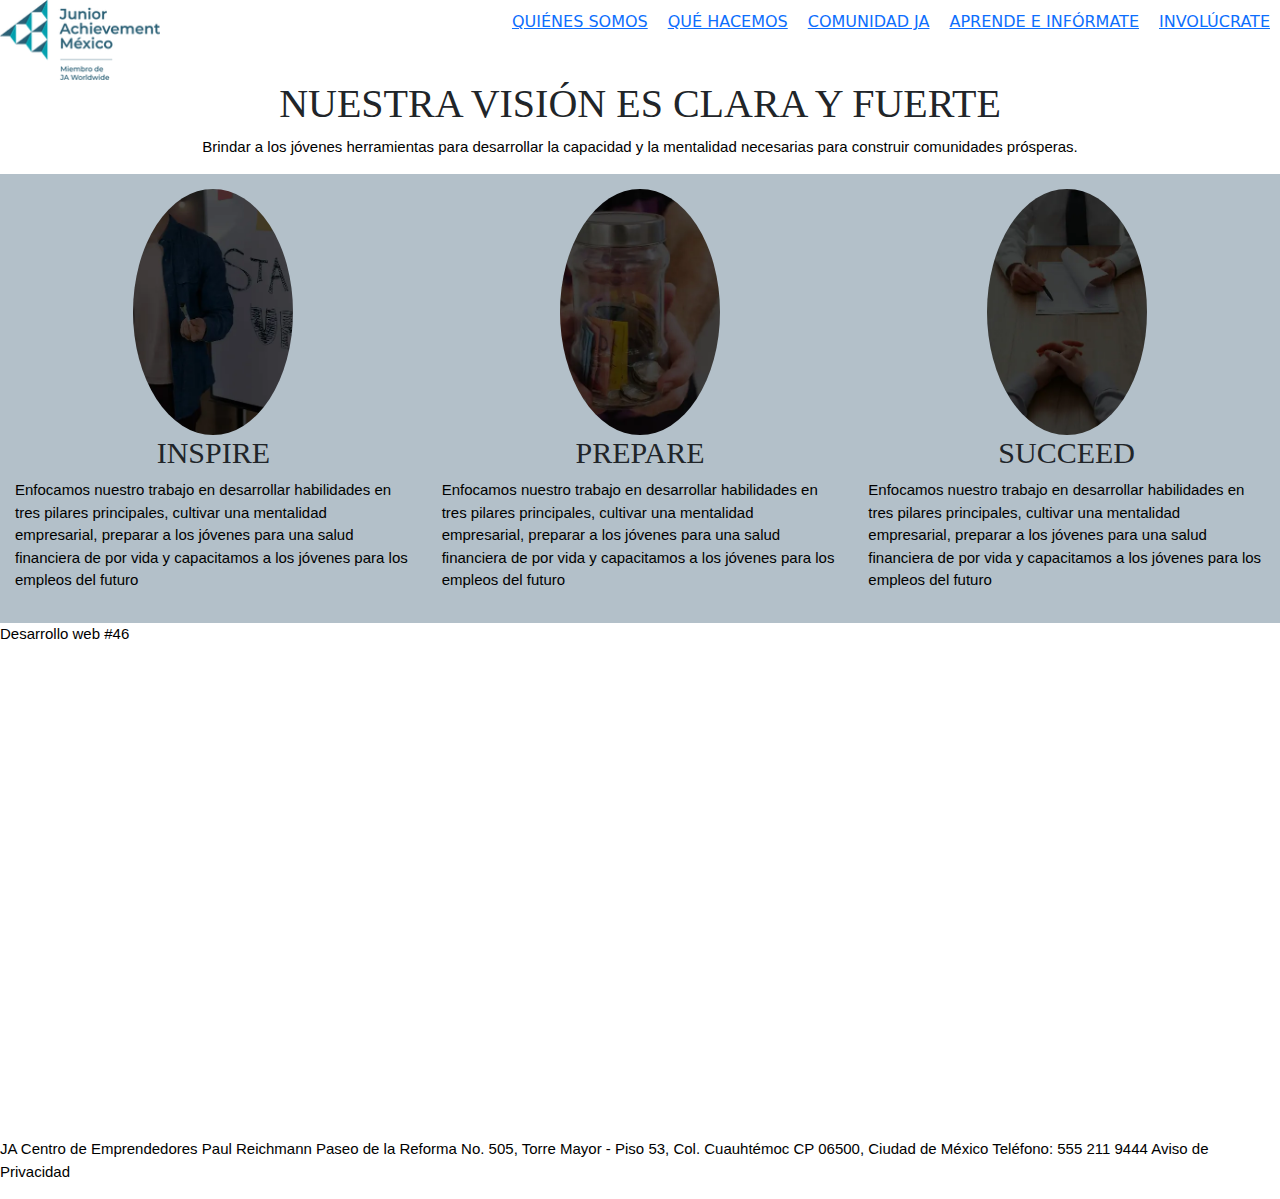
<file: css/index.html>
<!DOCTYPE html>
<html lang="en">
<head>
    <meta charset="UTF-8">
    <meta name="viewport" content="width=device-width, initial-scale=1.0">
    <link rel="stylesheet" href="style.css">
    <link href="https://cdn.jsdelivr.net/npm/bootstrap@5.3.3/dist/css/bootstrap.min.css" rel="stylesheet" integrity="sha384-QWTKZyjpPEjISv5WaRU9OFeRpok6YctnYmDr5pNlyT2bRjXh0JMhjY6hW+ALEwIH" crossorigin="anonymous">
    <title>Mi primer página web</title>
</head>
<body>
    <header>
        <div>
            <img src="./Imagenes/loogo.webp" alt="Logo de jaamexico">
        </div>
        <nav>
            <ul>
                <a href="https://www.jamexico.org.mx/"><li>QUIÉNES SOMOS</li></a>
                <a href="https://www.jamexico.org.mx/"><li>QUÉ HACEMOS</li></a>
                <a href="https://www.jamexico.org.mx/"><li>COMUNIDAD JA</li></a>
                <a href="https://www.jamexico.org.mx/"><li>APRENDE E INFÓRMATE</li></a>
                <a href="#involucrate"><li>INVOLÚCRATE</li></a>
            </ul>
        </nav>
    </header>
    <div class="encabezado">
    <h1>NUESTRA VISIÓN ES CLARA Y FUERTE</h1>
    <p>Brindar a los jóvenes herramientas para desarrollar la capacidad y la mentalidad necesarias para construir comunidades prósperas.
    </p>
</div>
<div class="main">
        <div class="caja">
        <img src="./Imagenes/1.webp" alt="Espíritu emprendedor">
        <h1>INSPIRE</h1> 
        <p>Enfocamos nuestro trabajo en desarrollar habilidades en tres pilares principales, cultivar una mentalidad empresarial, preparar a los jóvenes para una salud financiera de por vida y capacitamos a los jóvenes para los empleos del futuro</p>
    </div>

    <div class="caja">
        <img src="./Imagenes/2.webp" alt="Educación financiera">
        <h1>PREPARE</h1>
        <p>Enfocamos nuestro trabajo en desarrollar habilidades en tres pilares principales, cultivar una mentalidad empresarial, preparar a los jóvenes para una salud financiera de por vida y capacitamos a los jóvenes para los empleos del futuro</p>
    </div>

    <div class="caja">
        <img src="./Imagenes/3.webp" alt="Empleabilidad">
        <h1>SUCCEED</h1>
        <p>Enfocamos nuestro trabajo en desarrollar habilidades en tres pilares principales, cultivar una mentalidad empresarial, preparar a los jóvenes para una salud financiera de por vida y capacitamos a los jóvenes para los empleos del futuro</p>
    </div>
</div>
<p>Desarrollo web #46</p>
<div id="involucrate">
    <iframe src="https://www.google.com/maps/embed?pb=!1m18!1m12!1m3!1d3762.7238100169075!2d-99.17787032478586!3d19.424335781853262!2m3!1f0!2f0!3f0!3m2!1i1024!2i768!4f13.1!3m3!1m2!1s0x85d1fec9680ec61f%3A0xeb46405e21012819!2sTorre%20Mayor!5e0!3m2!1ses-419!2smx!4v1715914940681!5m2!1ses-419!2smx" width="600" height="450" style="border:0;" allowfullscreen="" loading="lazy" referrerpolicy="no-referrer-when-downgrade"></iframe>
    <iframe width="560" height="315" src="https://www.youtube.com/embed/CAvju4e-EPk?si=BDI4EDAzUfPvrRn7" title="YouTube video player" frameborder="0" allow="accelerometer; autoplay; clipboard-write; encrypted-media; gyroscope; picture-in-picture; web-share" referrerpolicy="strict-origin-when-cross-origin" allowfullscreen></iframe>
</div>

<footer>
    <p>
        JA Centro de Emprendedores Paul Reichmann

Paseo de la Reforma No. 505, Torre Mayor - Piso 53, Col. Cuauhtémoc CP 06500, Ciudad de México

Teléfono: 555 211 9444

Aviso de Privacidad
    </p>
</footer>
<script src="https://cdn.jsdelivr.net/npm/bootstrap@5.3.3/dist/js/bootstrap.bundle.min.js" integrity="sha384-YvpcrYf0tY3lHB60NNkmXc5s9fDVZLESaAA55NDzOxhy9GkcIdslK1eN7N6jIeHz" crossorigin="anonymous"></script>
</body>
</html>
</file>
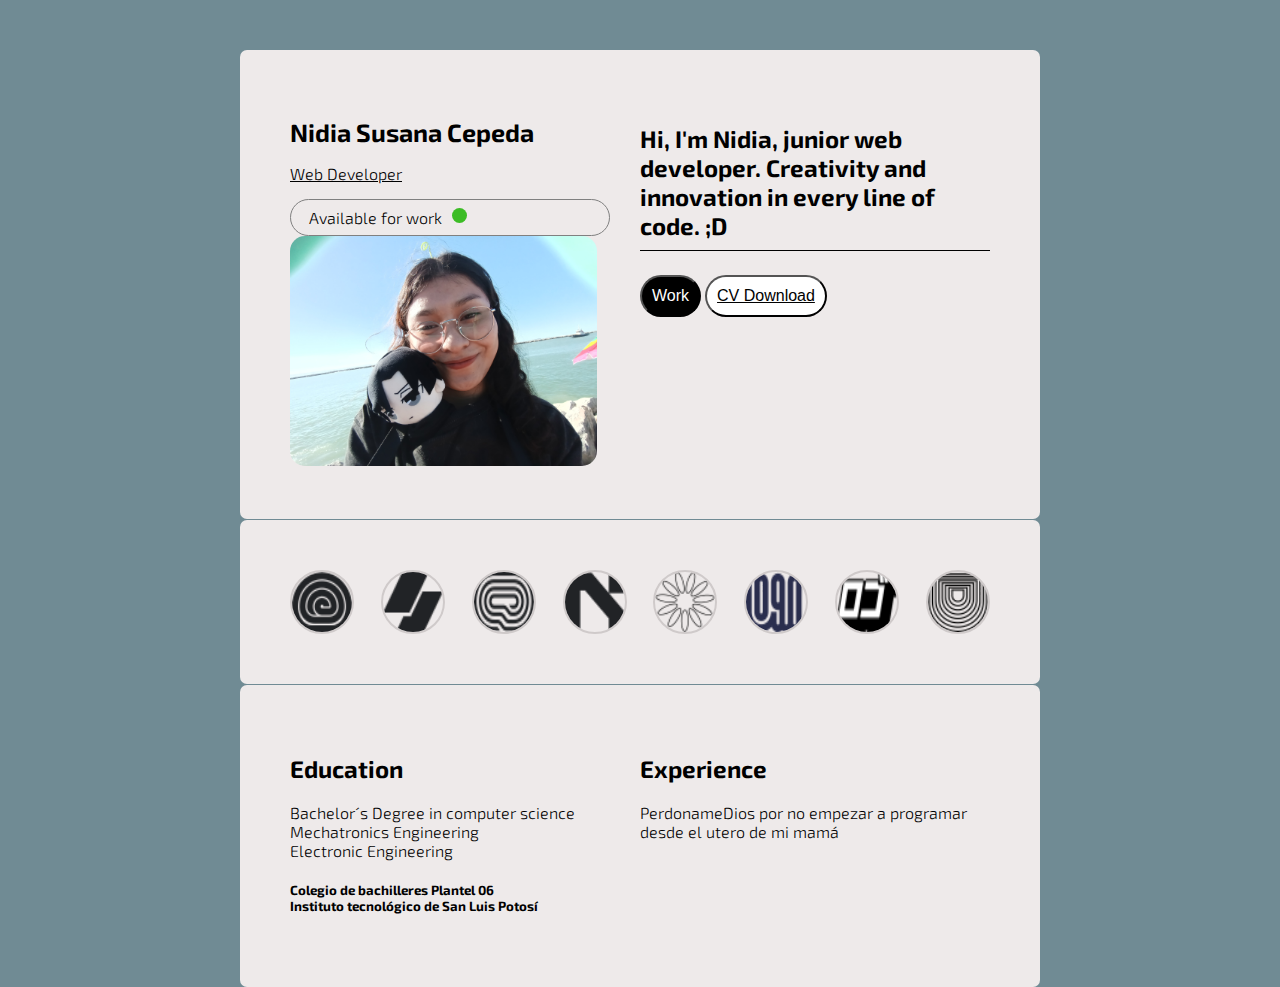
<file: 12 junio/clase.html>
<!DOCTYPE html>
<html lang="en">
  <head>
    <meta charset="UTF-8" />
    <meta name="viewport" content="width=device-width, initial-scale=1.0" />
    <title>Document</title>
    <link rel="stylesheet" href="style.css">
  </head>
  <body>
    <div class="container">
<!---aqui va la primer seccion-->
      <div class="section">
        <div class="subsection">
        <!-- Sección de la derecha -->
            <h1>Nidia Susana Cepeda</h1>
          <p class="web">Web Developer</p>
        <div class="status">
            <p class="p-status"> Available for work </p>
        <div class="circle"></div>
        </div>
        <img class="perfil" src="./IMG_20231217_145801.jpg" alt="perfil">
        </div>
         <div class="subsection">
          <p class="description">Hi, I'm Nidia, junior web developer. Creativity and innovation in every line of code. ;D</p>     
          <div>
            <button class="bt-black">Work</button>
            <Button class="bt-lined">CV Download</Button>
          </div>
        </div>
    </div>
    <!---aqui va la segunda seccion-->
  <div class="section logos-section">
  <!---aqui va el codigo de la segunda seccion-->
  <img class="item" src="./icon 1.png" alt="icon1">
  <img class="item" src="./icon 2.png" alt="icon2">
  <img class="item" src="./icon 3.png" alt="ico3">
  <img class="item" src="./icon 4.png" alt="icon4">
  <img class="item" src="./icon 5.png" alt="icon5">
  <img class="item" src="./icon 6.png" alt="icon6">
  <img class="item" src="./icon 7.png" alt="icon7">
  <img class="item" src="./icon 8.png" alt="icon8">
  </div>
  <div class="section2">
    <div class="subsection2">
    <h2>Education</h2>
    <p>Bachelor´s Degree in computer science <br>Mechatronics Engineering <br>Electronic Engineering</p>
    <h5 class="sub">Colegio de bachilleres Plantel 06 <br> Instituto tecnológico de San Luis Potosí</h5> 
    </div>
    <div class="subsection2">
      <h2>Experience</h2>
      <p>PerdonameDios por no empezar a programar desde el utero de mi mamá</p>
    </div>

    
  </div>
  </div>
  </body>
</html>
</file>
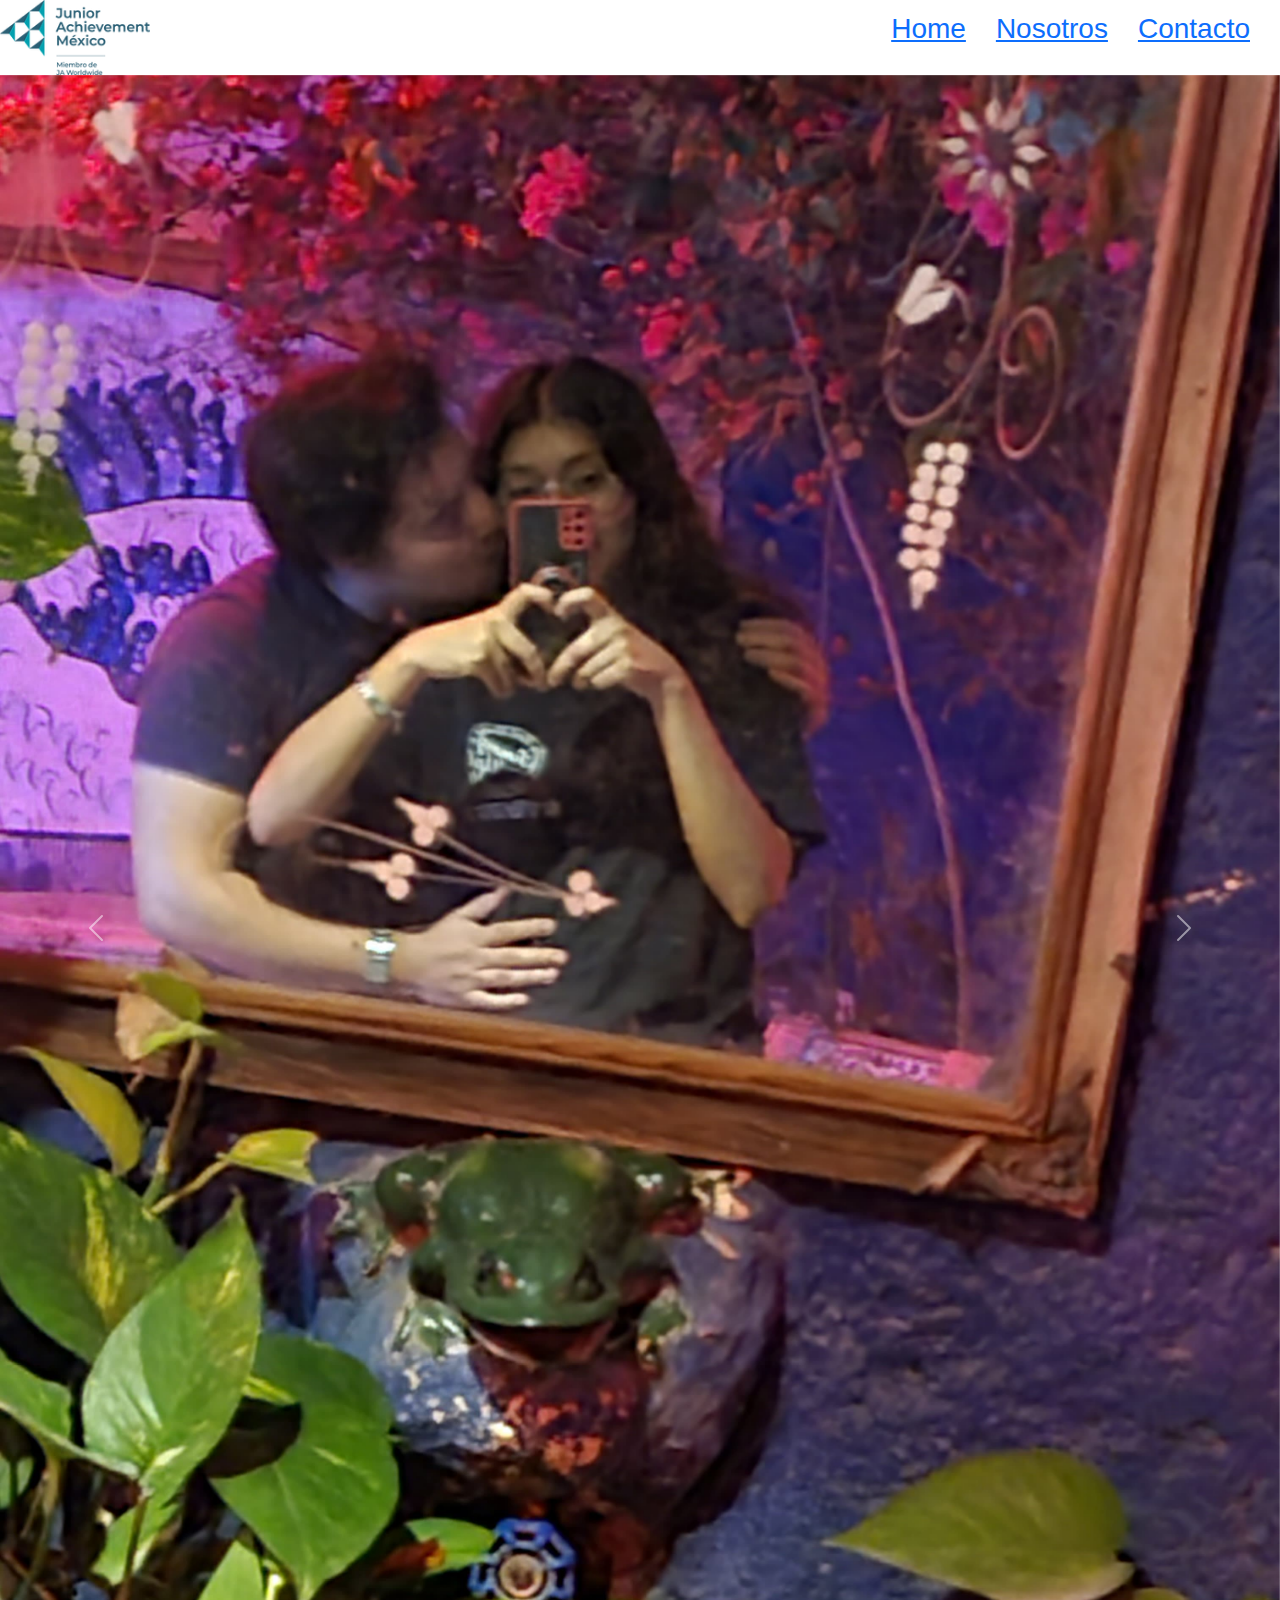
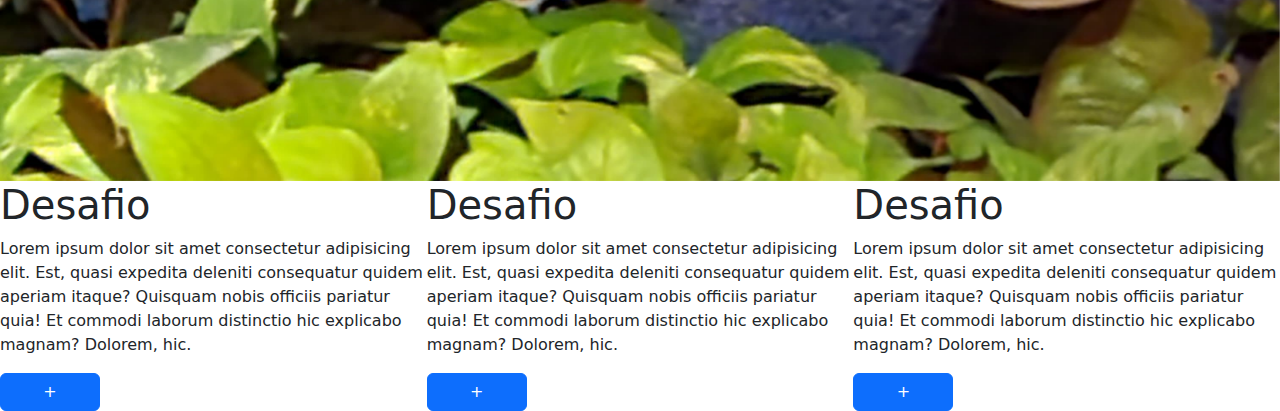
<file: css/index copia boots.html>
<!doctype html>
<html lang="en">
  <head>
    <meta charset="utf-8">
    <meta name="viewport" content="width=device-width, initial-scale=1">
    <link rel="stylesheet" href="copia boots.css">
 <script defer src="./main.js"></script>
    <link href="https://cdn.jsdelivr.net/npm/bootstrap@5.3.3/dist/css/bootstrap.min.css" rel="stylesheet" integrity="sha384-QWTKZyjpPEjISv5WaRU9OFeRpok6YctnYmDr5pNlyT2bRjXh0JMhjY6hW+ALEwIH" crossorigin="anonymous">
    <title>Bootstrap demo</title>
  </head>
  <body>
<div class="header">
  <img src="./Imagenes/loogo.webp" alt="logo">
  <ul>
    <a href="">
      <li>Home</li>
    </a>
    <a href="">
      <li>Nosotros</li>
    </a>
    <a href="">
      <li>Contacto</li>
    </a>
  </ul>
</div>
      <div id="carouselExampleAutoplaying" class="carousel slide" data-bs-ride="carousel">
        <div class="carousel-inner">
          <div class="carousel-item active">
            <img src="./Imagenes/Fello.jpg" class="d-block w-100" alt="...">
          </div>

          <div class="carousel-item">
            <img src="./Imagenes/Fello2.jpg" class="d-block w-100" alt="...">
          </div>
          <div class="carousel-item">
            <img src="./Imagenes/gays.jpg" class="d-block w-100" alt="...">
          </div>
        </div> 
        <div class="carousel-item">
          <img src="./Imagenes/Homosexuales.jpg" class="d-block w-100" alt="...">
        </div>
        <div class="carousel-item">
          <img src="./Imagenes/vak.jpg" class="d-block w-100" alt="...">
        </div>
        <button class="carousel-control-prev" type="button" data-bs-target="#carouselExampleAutoplaying" data-bs-slide="prev">
          <span class="carousel-control-prev-icon" aria-hidden="true"></span>
          <span class="visually-hidden">Previous</span>
        </button>
        <button class="carousel-control-next" type="button" data-bs-target="#carouselExampleAutoplaying" data-bs-slide="next">
          <span class="carousel-control-next-icon" aria-hidden="true"></span>
          <span class="visually-hidden">Next</span>
        </button>
      </div>
      </div>

      <div class="contenedor">

        <div class="Noticias">
        <h1>Desafio</h1>
        <div id="contenido">
        <p>Lorem ipsum dolor sit amet consectetur adipisicing elit. Est, quasi expedita deleniti consequatur quidem aperiam itaque? Quisquam nobis officiis pariatur quia! Et commodi laborum distinctio hic explicabo magnam? Dolorem, hic.</p>
        </div>
      <button onclick='muestra_oculta("contenido")'class="btn btn-primary" form="contenido">+</button>
      </div>
        
        <div class="Noticias">
          <h1>Desafio</h1>
          <div id="contenido2">
          <p>Lorem ipsum dolor sit amet consectetur adipisicing elit. Est, quasi expedita deleniti consequatur quidem aperiam itaque? Quisquam nobis officiis pariatur quia! Et commodi laborum distinctio hic explicabo magnam? Dolorem, hic.</p>
          </div>
      <button onclick="muestra_oculta('contenido2')"class="btn btn-primary" form="contenido">+</button>
          </div>

          <div class="Noticias">
            <h1>Desafio</h1>
            <div id="contenido3">
            <p>Lorem ipsum dolor sit amet consectetur adipisicing elit. Est, quasi expedita deleniti consequatur quidem aperiam itaque? Quisquam nobis officiis pariatur quia! Et commodi laborum distinctio hic explicabo magnam? Dolorem, hic.</p>
            </div>
            <button onclick="muestra_oculta('contenido3')"class="btn btn-primary"form="contenido3">+</button>
            </div>
        </div>
        <script src="https://cdn.jsdelivr.net/npm/bootstrap@5.3.3/dist/js/bootstrap.bundle.min.js" integrity="sha384-YvpcrYf0tY3lHB60NNkmXc5s9fDVZLESaAA55NDzOxhy9GkcIdslK1eN7N6jIeHz" crossorigin="anonymous"></script>
      </body>
</html>
</file>
<file: css/style.css>
header{
   display: flex;
   flex-direction: row;
   justify-content: space-between;
   background-color: rgb(255, 255, 255);
   width: 100%;
}
header ul{
list-style: none;
display:flex;
flex-direction: row;
}
header ul li{
margin: 10px;
}
img{
   width: 160px;
}
.encabezado{
   display: flex;
  flex-direction: column;
  align-items: center;
}
h1{
   font: size 34px ;
   color: rgb(0, 78, 196);
   font-family: Georgia, 'Times New Roman', Times, serif;
}
p{
   font-size: 15px;
   color: rgb(0, 0, 0);
   font-family: Arial, Helvetica, sans-serif;
}
.main{
   display: flex;
   flex-direction: row;
   width: 100%;
   background-color: rgb(179, 192, 201);
}
.caja{
  width: 100%;
  height: 100%;
  display: flex;
  flex-direction: column;
  justify-content: center;
  align-items: center;
  margin: 15px;
}
.caja img{
  border-radius: 100%;
}
.caja p{
   font-size: 15px;
   color: rgb(0, 0, 0);
}.caja h1{
   font-size: 30px;
}
#involucrate iframe{
   padding: 10px;
   margin: 10px;
}
</file>
<file: 12 junio/style.css>
@import url('https://fonts.googleapis.com/css2?family=Exo+2:ital,wght@0,100..900;1,100..900&family=Playwrite+VN:wght@100..400&display=swap');
body{
    background-color: rgb(112, 139, 148);
    margin: 0;
    font-family: "Exo 2", sans-serif;
    font-optical-sizing: auto;
    font-weight: 300;
    font-style: normal;
}
h1{
    font-size: 25px;
}
.web{
    text-decoration: underline;
    font-size: medium;
}
.container{
    max-width: 800px;
    width: 100%;
    margin: 0 auto;
    margin-top: 50px;
    height: 200px;
}
.section{
    background-color: #eeeaea;
    border-radius: 7px;
    display: flex;
    padding: 50px;
    margin-bottom: 1px;
}
.subsection{
    width: 50%;
}
.perfil{
    max-width: 95%;
    max-height: 230px;
    border-radius: 15px;
}
.circle{
    height: 15px;
    width: 15px;
    background-color: rgb(60, 188, 37);
    border-radius: 30px;
}
.status{
    display: flex;
    border: 1px solid gray;
    padding: 8px;
    border-radius: 20px;
    margin-right: 30px;
}
.p-status{
    margin: 0 10px;
}
.description{
    font-size: x-large;
    font-weight: 700;
    border-bottom: 1px solid rgb(0, 0, 0);
    padding-bottom: 10px;
}
.bt-black{
    background-color: black;
    color: rgb(255, 255, 255);
    padding: 10px;
    border-radius: 30px;
    font-size: medium;
}
.bt-black:hover{
    background-color: #ffffff;
    color: black;
    cursor: pointer;
}
.bt-lined{
    background-color: rgb(255, 255, 255);
    padding: 10px;
    border-radius: 30px;
    font-size: medium; 
    text-decoration: underline;
}
.bt-lined:hover{
    background-color: #000000;
    color: rgb(255, 255, 255);
    cursor: pointer;
}

.item{
    height: 60px;
    width: 60px;
    border-radius: 50%;
    border: 2px solid rgb(207, 202, 202);
}
.logos-section{
    display: flex;
    justify-content: space-between;
}
.columns-text {
    display: flex;
    flex-direction: row;
    justify-content: space-between;
}

.column-text {
    width: 50%;
    padding: 20px;
}
.section2{
    background-color: #eeeaea;
    border-radius: 7px;
    display: flex;
    padding: 50px;
    margin-bottom: 1px;
}
.subsection2{
    width: 50%;
}
</file>
<file: css/copia boots.css>
.header {
    display: flex;
    width: 100%;
    justify-content: space-between;
    align-items: center;
  }
  .header img {
    width: 150px;
  }
  .header ul {
    display: flex;
    width: 100%;
    justify-content: right;
    align-items: center;
    padding-right: 15px;
  }
  
  .header li {
    list-style: none;
    font-size: 28px;
    margin: 0px 15px;
    font-family: "Franklin Gothic Medium", "Arial Narrow", Arial, sans-serif;
  }
  a {
    text-decoration: none;
    color: black;
  }
  
  .contenedor {
    display: flex;
    flex-direction: row;
    width: 100%;
  }
  .noticias {
    width: 100%;
    margin: 15px 0;
    padding: 15px;
  }
  .noticias h1 {
    font-size: 21px;
    color: rgb(16, 92, 16);
    text-align: justify;
  }
  .noticias p {
    font-size: 18px;
    text-align: justify;
  }
  button {
    background-color: rgb(3, 79, 12);
    color: white;
    padding: 5px;
    width: 100px;
    cursor: pointer;
  }
  footer {
    display: flex;
    justify-content: center;
    align-items: flex-end;
    width: 100%;
    background-color: rgb(143, 242, 143);
    height: 100px;
  }
  footer a {
    color: rgb(3, 68, 3);
  }
  
  .btn-primary {
    border: solid 1px hsl(136, 97%, 20%);
    background-color: hsl(136, 97%, 30%);
  }
  
  .btn-primary:focus,
  .btn-primary:hover {
    box-shadow: none;
    border: solid 1px hsl(136, 97%, 30%);
    background-color: hsl(136, 97%, 20%);
  }
</file>
